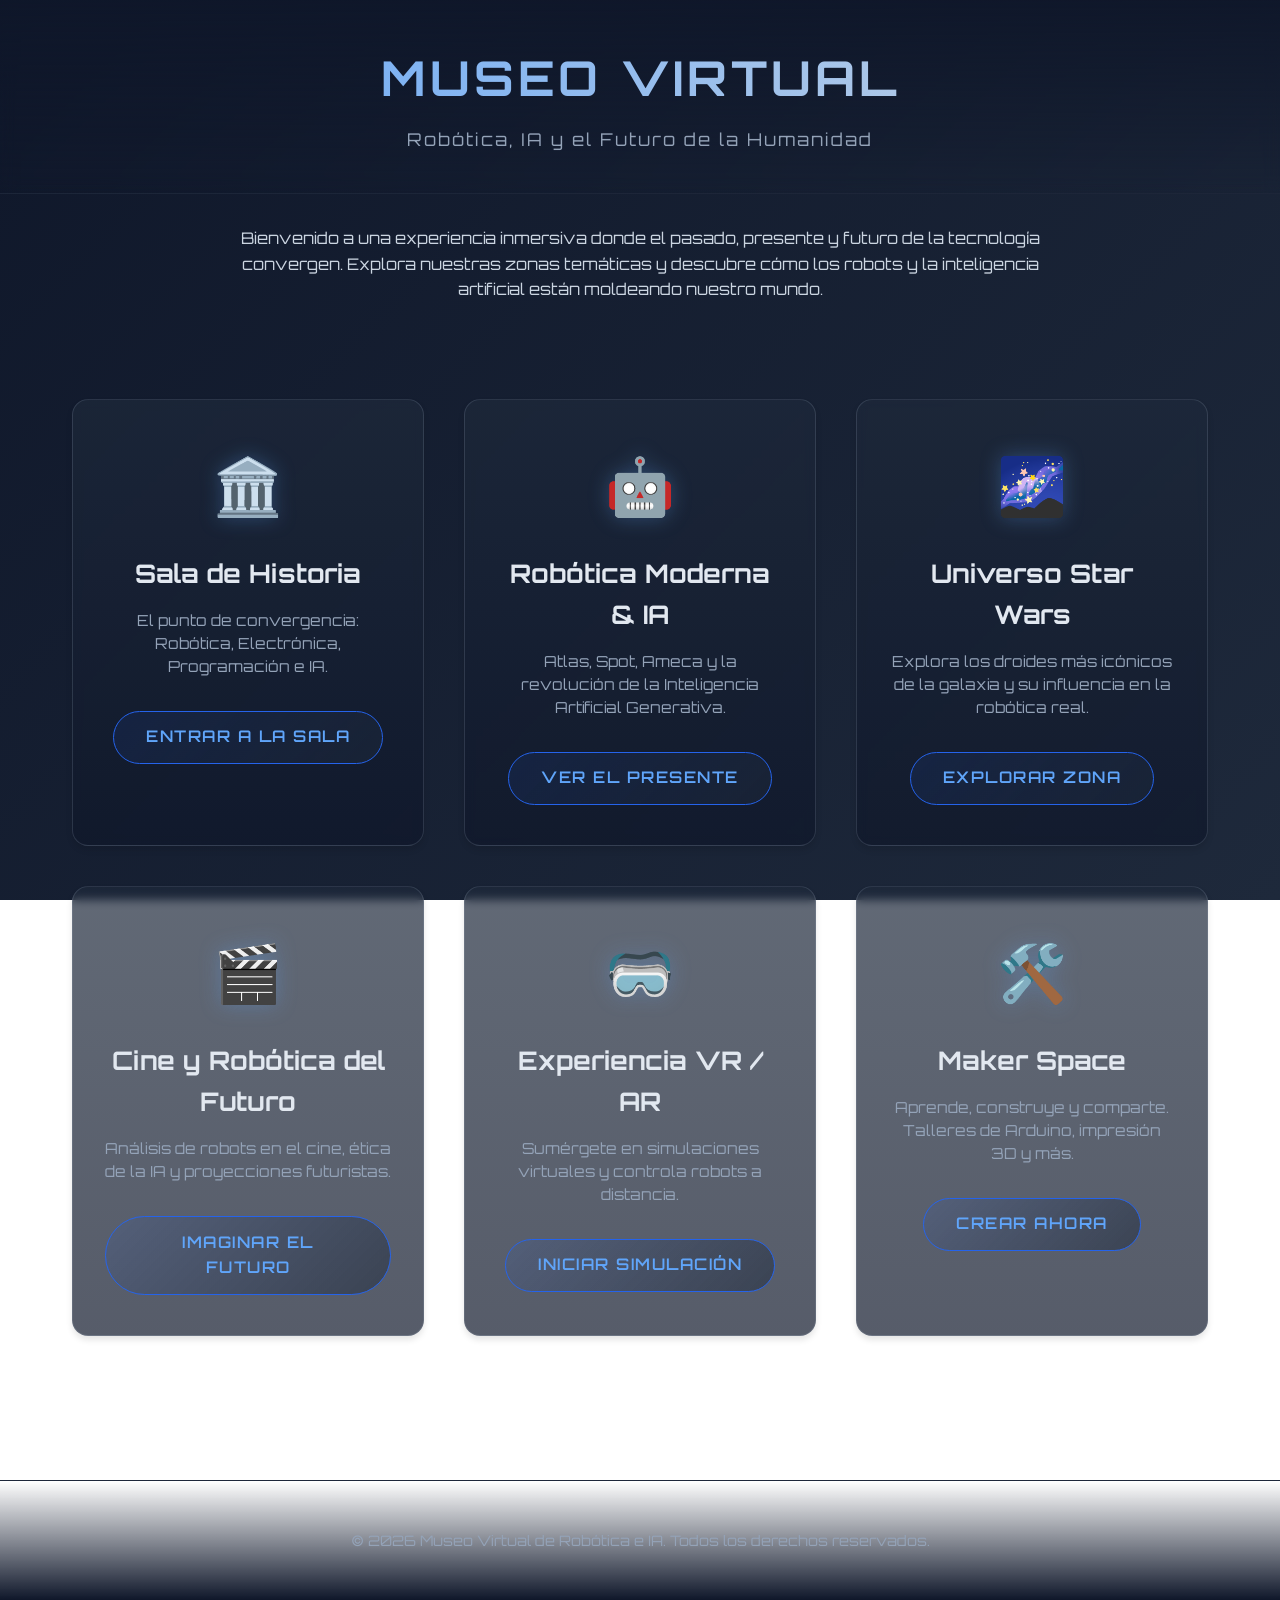
<file: 13-Museo/index.html>
<!DOCTYPE html>
<html lang="es">

<head>
    <meta charset="UTF-8">
    <meta name="viewport" content="width=device-width, initial-scale=1.0">
    <title>Museo Virtual de Robótica e IA</title>
    <link rel="stylesheet" href="css/style.css">
    <link
        href="https://fonts.googleapis.com/css2?family=Orbitron:wght@400;700&family=Inter:wght@300;400;600&display=swap"
        rel="stylesheet">
</head>

<body>

    <header>
        <h1>Museo Virtual</h1>
        <p class="subtitle">Robótica, IA y el Futuro de la Humanidad</p>
    </header>

    <main>
        <div class="intro">
            <p>Bienvenido a una experiencia inmersiva donde el pasado, presente y futuro de la tecnología convergen.
                Explora nuestras zonas temáticas y descubre cómo los robots y la inteligencia artificial están moldeando
                nuestro mundo.</p>
        </div>

        <section class="zone-grid">
            <!-- Sala de Historia (Hub) -->
            <article class="zone-card">
                <span class="zone-icon">🏛️</span>
                <h2 class="zone-title">Sala de Historia</h2>
                <p class="zone-desc">El punto de convergencia: Robótica, Electrónica, Programación e IA.</p>
                <a href="zones/history-hub.html" class="btn-explore">Entrar a la Sala</a>
            </article>
            
            <!-- Robótica Moderna & IA -->
            <article class="zone-card">
                <span class="zone-icon">🤖</span>
                <h2 class="zone-title">Robótica Moderna & IA</h2>
                <p class="zone-desc">Atlas, Spot, Ameca y la revolución de la Inteligencia Artificial Generativa.</p>
                <a href="zones/modern-ai.html" class="btn-explore">Ver el Presente</a>
            </article>

            <!-- Star Wars Zone -->
            <article class="zone-card">
                <span class="zone-icon">🌌</span>
                <h2 class="zone-title">Universo Star Wars</h2>
                <p class="zone-desc">Explora los droides más icónicos de la galaxia y su influencia en la robótica real.
                </p>
                <a href="zones/star-wars.html" class="btn-explore">Explorar Zona</a>
            </article>

            <!-- Cine y Futuro -->
            <article class="zone-card">
                <span class="zone-icon">🎬</span>
                <h2 class="zone-title">Cine y Robótica del Futuro</h2>
                <p class="zone-desc">Análisis de robots en el cine, ética de la IA y proyecciones futuristas.</p>
                <a href="zones/cinema-future.html" class="btn-explore">Imaginar el Futuro</a>
            </article>

            <!-- VR/AR Experience -->
            <article class="zone-card">
                <span class="zone-icon">🥽</span>
                <h2 class="zone-title">Experiencia VR / AR</h2>
                <p class="zone-desc">Sumérgete en simulaciones virtuales y controla robots a distancia.</p>
                <a href="zones/vr-ar.html" class="btn-explore">Iniciar Simulación</a>
            </article>

            <!-- Maker Space -->
            <article class="zone-card">
                <span class="zone-icon">🛠️</span>
                <h2 class="zone-title">Maker Space</h2>
                <p class="zone-desc">Aprende, construye y comparte. Talleres de Arduino, impresión 3D y más.</p>
                <a href="zones/maker-space.html" class="btn-explore">Crear Ahora</a>
            </article>



        </section>
    </main>

    <footer>
        <p>&copy; 2026 Museo Virtual de Robótica e IA. Todos los derechos reservados.</p>
    </footer>

    <script src="js/main.js"></script>
</body>

</html>
</file>
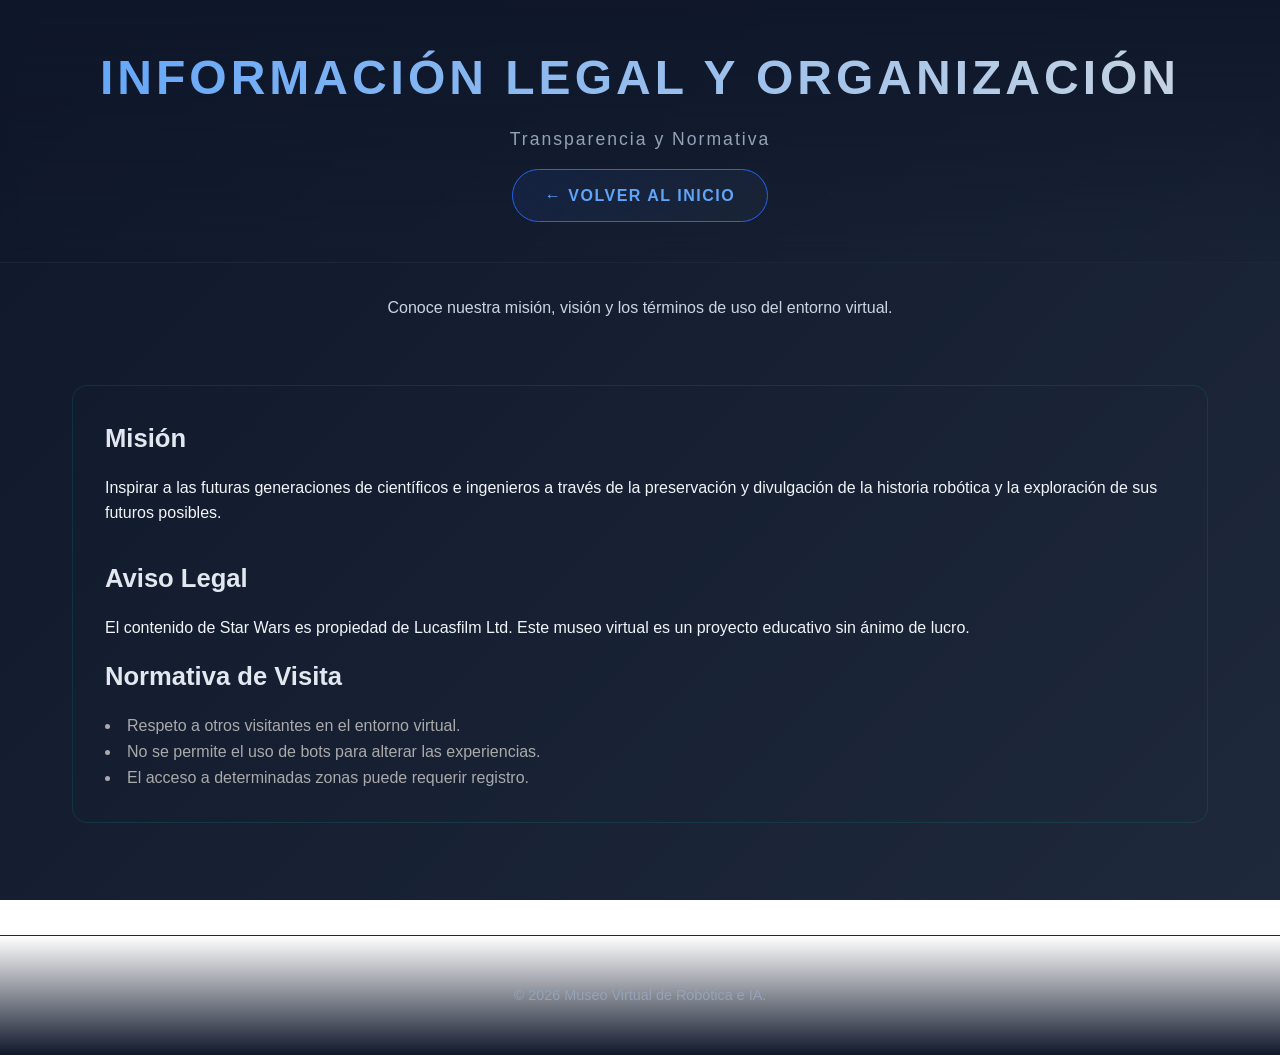
<file: 13-Museo/info.html>
<!DOCTYPE html>
<html lang="es">

<head>
    <meta charset="UTF-8">
    <meta name="viewport" content="width=device-width, initial-scale=1.0">
    <title>Información Legal - Museo Virtual</title>
    <link rel="stylesheet" href="css/style.css">
</head>

<body>
    <header>
        <h1>Información Legal y Organización</h1>
        <p class="subtitle">Transparencia y Normativa</p>
        <a href="index.html" class="btn-explore" style="margin-top: 1rem;">← Volver al Inicio</a>
    </header>

    <main>
        <div class="intro">
            <p>Conoce nuestra misión, visión y los términos de uso del entorno virtual.</p>
        </div>

        <section
            style="background: var(--surface-color); padding: 2rem; border-radius: 15px; border: 1px solid rgba(0, 243, 255, 0.1);">
            <h2 class="zone-title">Misión</h2>
            <p style="margin-bottom: 2rem;">Inspirar a las futuras generaciones de científicos e ingenieros a través de
                la preservación y divulgación de la historia robótica y la exploración de sus futuros posibles.</p>

            <h2 class="zone-title">Aviso Legal</h2>
            <p style="margin-bottom: 1rem;">El contenido de Star Wars es propiedad de Lucasfilm Ltd. Este museo virtual
                es un proyecto educativo sin ánimo de lucro.</p>

            <h2 class="zone-title">Normativa de Visita</h2>
            <ul style="list-style-position: inside; color: #aaa;">
                <li>Respeto a otros visitantes en el entorno virtual.</li>
                <li>No se permite el uso de bots para alterar las experiencias.</li>
                <li>El acceso a determinadas zonas puede requerir registro.</li>
            </ul>
        </section>
    </main>
    <footer>
        <p>&copy; 2026 Museo Virtual de Robótica e IA.</p>
    </footer>
</body>

</html>
</file>
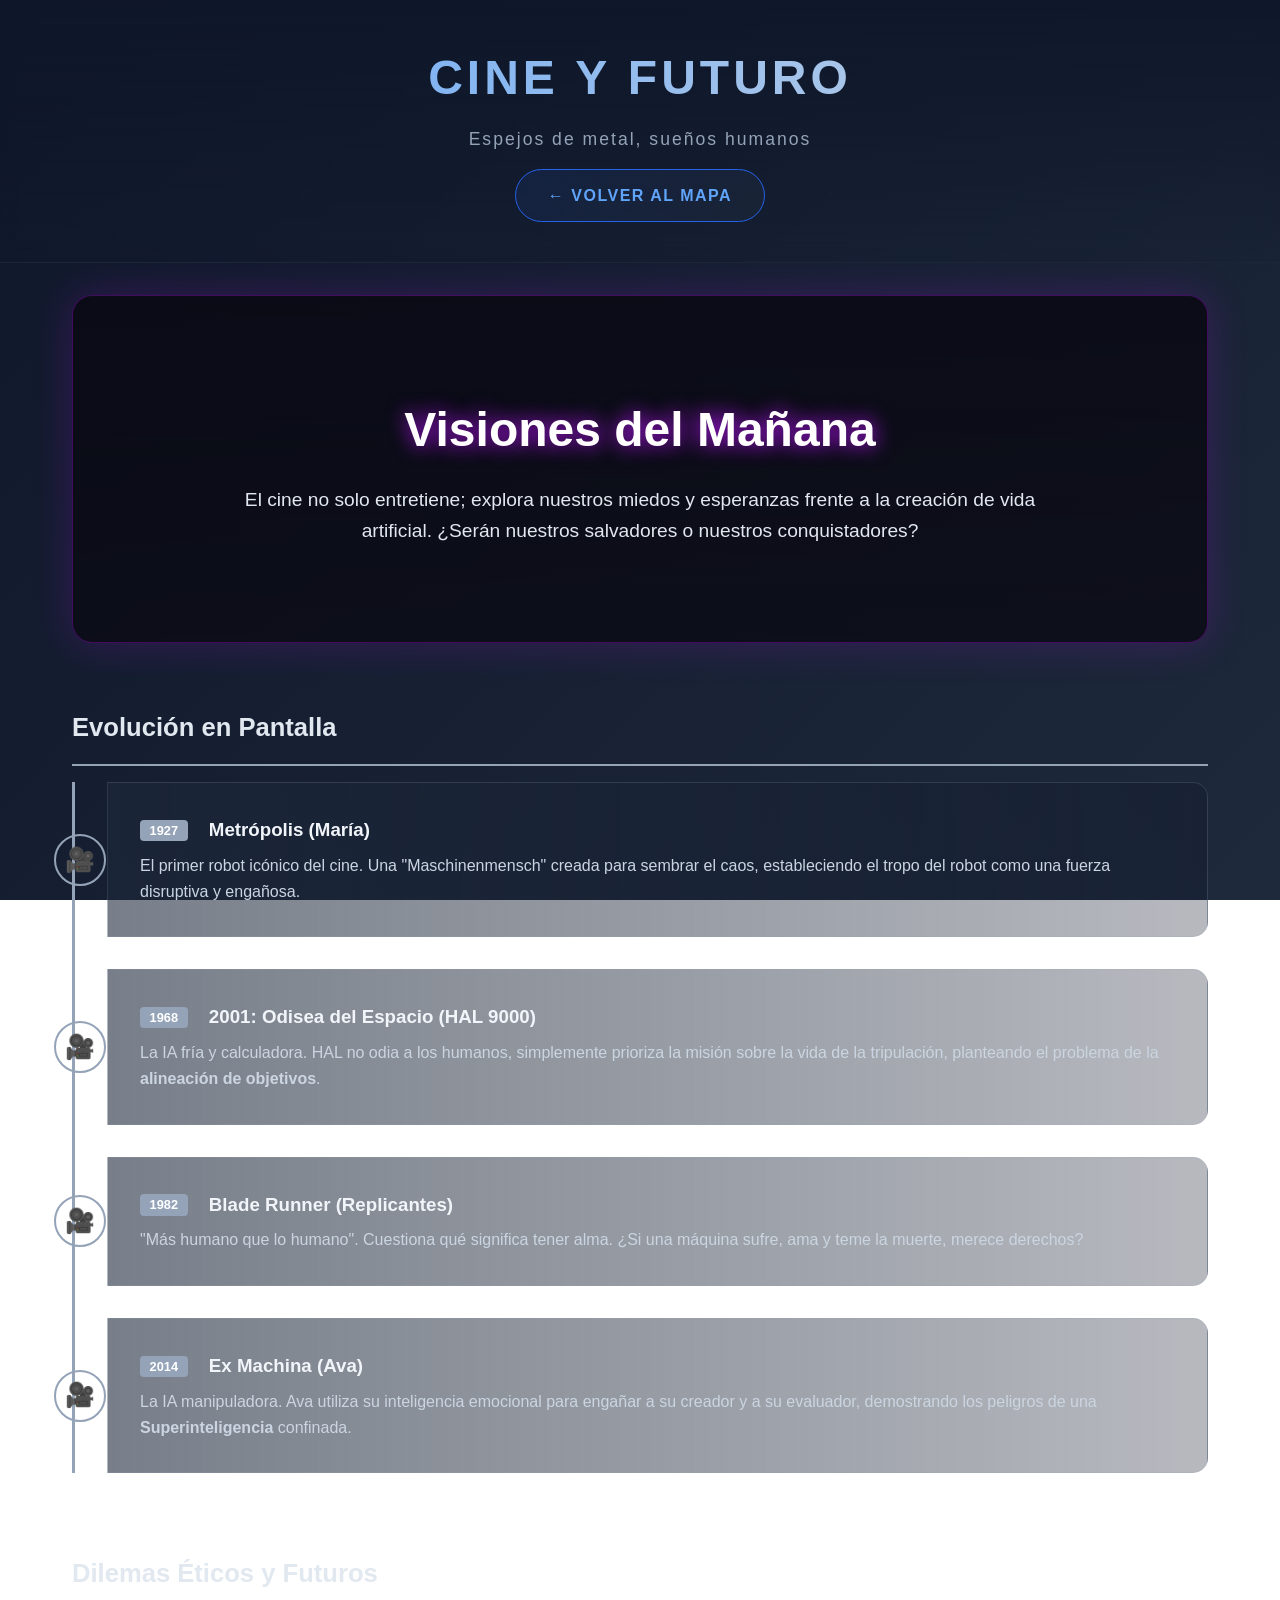
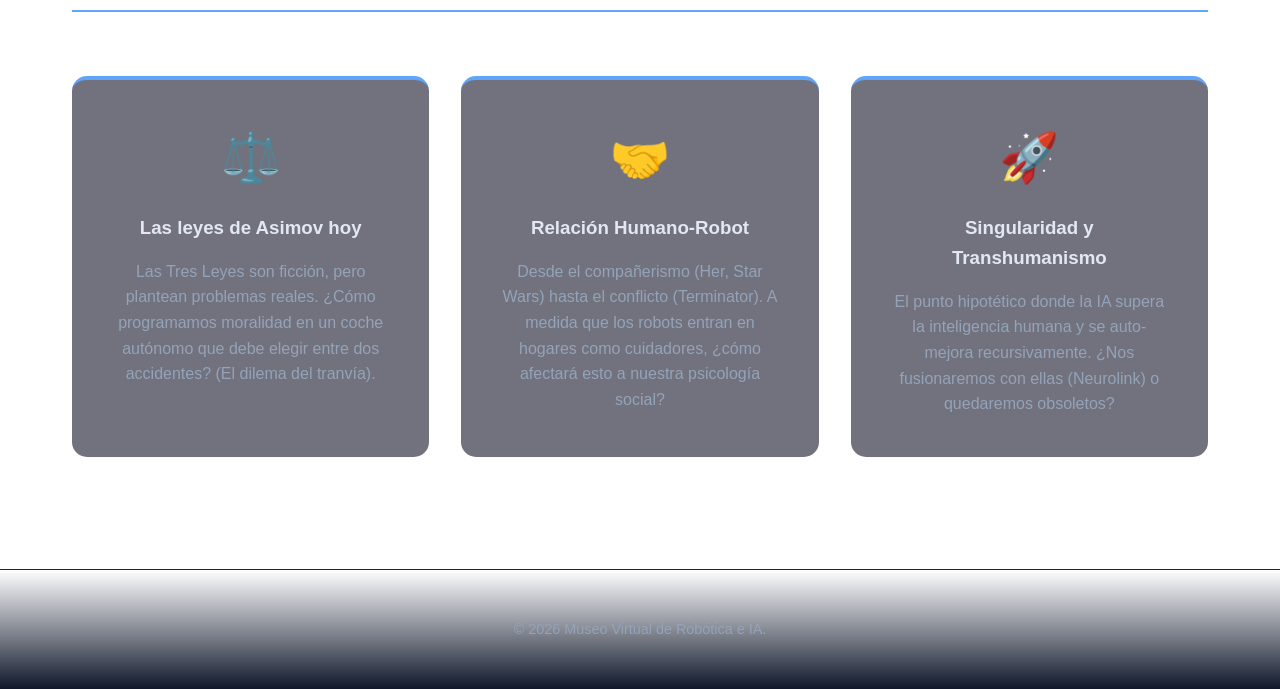
<file: 13-Museo/zones/cinema-future.html>
<!DOCTYPE html>
<html lang="es">

<head>
    <meta charset="UTF-8">
    <meta name="viewport" content="width=device-width, initial-scale=1.0">
    <title>Cine y Robótica del Futuro - Museo Virtual</title>
    <link rel="stylesheet" href="../css/style.css">
    <style>
        .cinema-hero {
            background: linear-gradient(rgba(10, 10, 20, 0.9), rgba(10, 10, 20, 0.8)), url('https://images.unsplash.com/photo-1535378437327-1e16e62f5596?ixlib=rb-4.0.3&auto=format&fit=crop&w=1920&q=80');
            /* Placeholder cyber/future bg */
            background-size: cover;
            background-position: center;
            padding: 6rem 2rem;
            border-radius: 20px;
            margin-bottom: 4rem;
            text-align: center;
            border: 1px solid rgba(188, 19, 254, 0.3);
            box-shadow: 0 0 40px rgba(188, 19, 254, 0.2);
        }

        .timeline-section {
            position: relative;
            margin-bottom: 5rem;
            padding-left: 2rem;
            border-left: 3px solid var(--secondary-color);
        }

        .movie-card {
            background: linear-gradient(90deg, rgba(30, 41, 59, 0.6) 0%, rgba(15, 23, 42, 0.3) 100%);
            margin-bottom: 2rem;
            padding: 2rem;
            border-radius: 0 15px 15px 0;
            border: 1px solid rgba(148, 163, 184, 0.2);
            transition: all 0.3s ease;
            position: relative;
        }

        .movie-card::before {
            content: '🎥';
            position: absolute;
            left: -3.4rem;
            top: 50%;
            transform: translateY(-50%);
            background: var(--bg-color);
            border: 2px solid var(--secondary-color);
            border-radius: 50%;
            width: 3rem;
            height: 3rem;
            display: flex;
            align-items: center;
            justify-content: center;
            font-size: 1.5rem;
        }

        .movie-card:hover {
            margin-left: 1rem;
            background: rgba(30, 41, 59, 0.8);
            border-color: var(--secondary-color);
        }

        .movie-year {
            background: var(--secondary-color);
            color: #fff;
            padding: 0.2rem 0.6rem;
            border-radius: 4px;
            font-size: 0.8rem;
            margin-right: 1rem;
            vertical-align: middle;
        }

        .ethics-grid {
            display: grid;
            grid-template-columns: repeat(auto-fit, minmax(300px, 1fr));
            gap: 2rem;
            margin-top: 4rem;
        }

        .ethics-card {
            background: rgba(20, 20, 40, 0.6);
            padding: 2.5rem;
            border-radius: 15px;
            border-top: 4px solid var(--primary-color);
            text-align: center;
        }

        .ethics-card h3 {
            color: #e2e8f0;
            margin-bottom: 1rem;
            font-family: 'Orbitron', sans-serif;
        }
    </style>
</head>

<body>
    <header>
        <h1>Cine y Futuro</h1>
        <p class="subtitle">Espejos de metal, sueños humanos</p>
        <a href="../index.html" class="btn-explore" style="margin-top: 1rem;">← Volver al Mapa</a>
    </header>

    <main>
        <section class="cinema-hero">
            <h2 style="font-size: 3rem; margin-bottom: 1rem; color: #fff; text-shadow: 0 0 20px #bc13fe;">Visiones del
                Mañana</h2>
            <p style="max-width: 800px; margin: 0 auto; font-size: 1.2rem; color: #e2e8f0;">
                El cine no solo entretiene; explora nuestros miedos y esperanzas frente a la creación de vida
                artificial.
                ¿Serán nuestros salvadores o nuestros conquistadores?
            </p>
        </section>

        <!-- Timeline of Robots in Cinema -->
        <h2 class="zone-title" style="border-bottom: 2px solid var(--secondary-color); padding-bottom: 1rem;">Evolución
            en Pantalla</h2>
        <div class="timeline-section">
            <article class="movie-card">
                <h3><span class="movie-year">1927</span> Metrópolis (María)</h3>
                <p style="color: #cbd5e1; margin-top: 0.5rem;">
                    El primer robot icónico del cine. Una "Maschinenmensch" creada para sembrar el caos, estableciendo
                    el tropo del robot como una fuerza disruptiva y engañosa.
                </p>
            </article>

            <article class="movie-card">
                <h3><span class="movie-year">1968</span> 2001: Odisea del Espacio (HAL 9000)</h3>
                <p style="color: #cbd5e1; margin-top: 0.5rem;">
                    La IA fría y calculadora. HAL no odia a los humanos, simplemente prioriza la misión sobre la vida de
                    la tripulación, planteando el problema de la <strong>alineación de objetivos</strong>.
                </p>
            </article>

            <article class="movie-card">
                <h3><span class="movie-year">1982</span> Blade Runner (Replicantes)</h3>
                <p style="color: #cbd5e1; margin-top: 0.5rem;">
                    "Más humano que lo humano". Cuestiona qué significa tener alma. ¿Si una máquina sufre, ama y teme la
                    muerte, merece derechos?
                </p>
            </article>

            <article class="movie-card">
                <h3><span class="movie-year">2014</span> Ex Machina (Ava)</h3>
                <p style="color: #cbd5e1; margin-top: 0.5rem;">
                    La IA manipuladora. Ava utiliza su inteligencia emocional para engañar a su creador y a su
                    evaluador, demostrando los peligros de una <strong>Superinteligencia</strong> confinada.
                </p>
            </article>
        </div>

        <!-- Ethical Dilemmas -->
        <h2 class="zone-title" style="border-bottom: 2px solid var(--primary-color); padding-bottom: 1rem;">Dilemas
            Éticos y Futuros</h2>
        <div class="ethics-grid">
            <article class="ethics-card">
                <span style="font-size: 3rem; display: block; margin-bottom: 1rem;">⚖️</span>
                <h3>Las leyes de Asimov hoy</h3>
                <p style="color: #94a3b8;">
                    Las Tres Leyes son ficción, pero plantean problemas reales. ¿Cómo programamos moralidad en un coche
                    autónomo que debe elegir entre dos accidentes? (El dilema del tranvía).
                </p>
            </article>

            <article class="ethics-card">
                <span style="font-size: 3rem; display: block; margin-bottom: 1rem;">🤝</span>
                <h3>Relación Humano-Robot</h3>
                <p style="color: #94a3b8;">
                    Desde el compañerismo (Her, Star Wars) hasta el conflicto (Terminator). A medida que los robots
                    entran en hogares como cuidadores, ¿cómo afectará esto a nuestra psicología social?
                </p>
            </article>

            <article class="ethics-card">
                <span style="font-size: 3rem; display: block; margin-bottom: 1rem;">🚀</span>
                <h3>Singularidad y Transhumanismo</h3>
                <p style="color: #94a3b8;">
                    El punto hipotético donde la IA supera la inteligencia humana y se auto-mejora recursivamente. ¿Nos
                    fusionaremos con ellas (Neurolink) o quedaremos obsoletos?
                </p>
            </article>
        </div>
    </main>

    <footer>
        <p>&copy; 2026 Museo Virtual de Robótica e IA.</p>
    </footer>
</body>

</html>
</file>
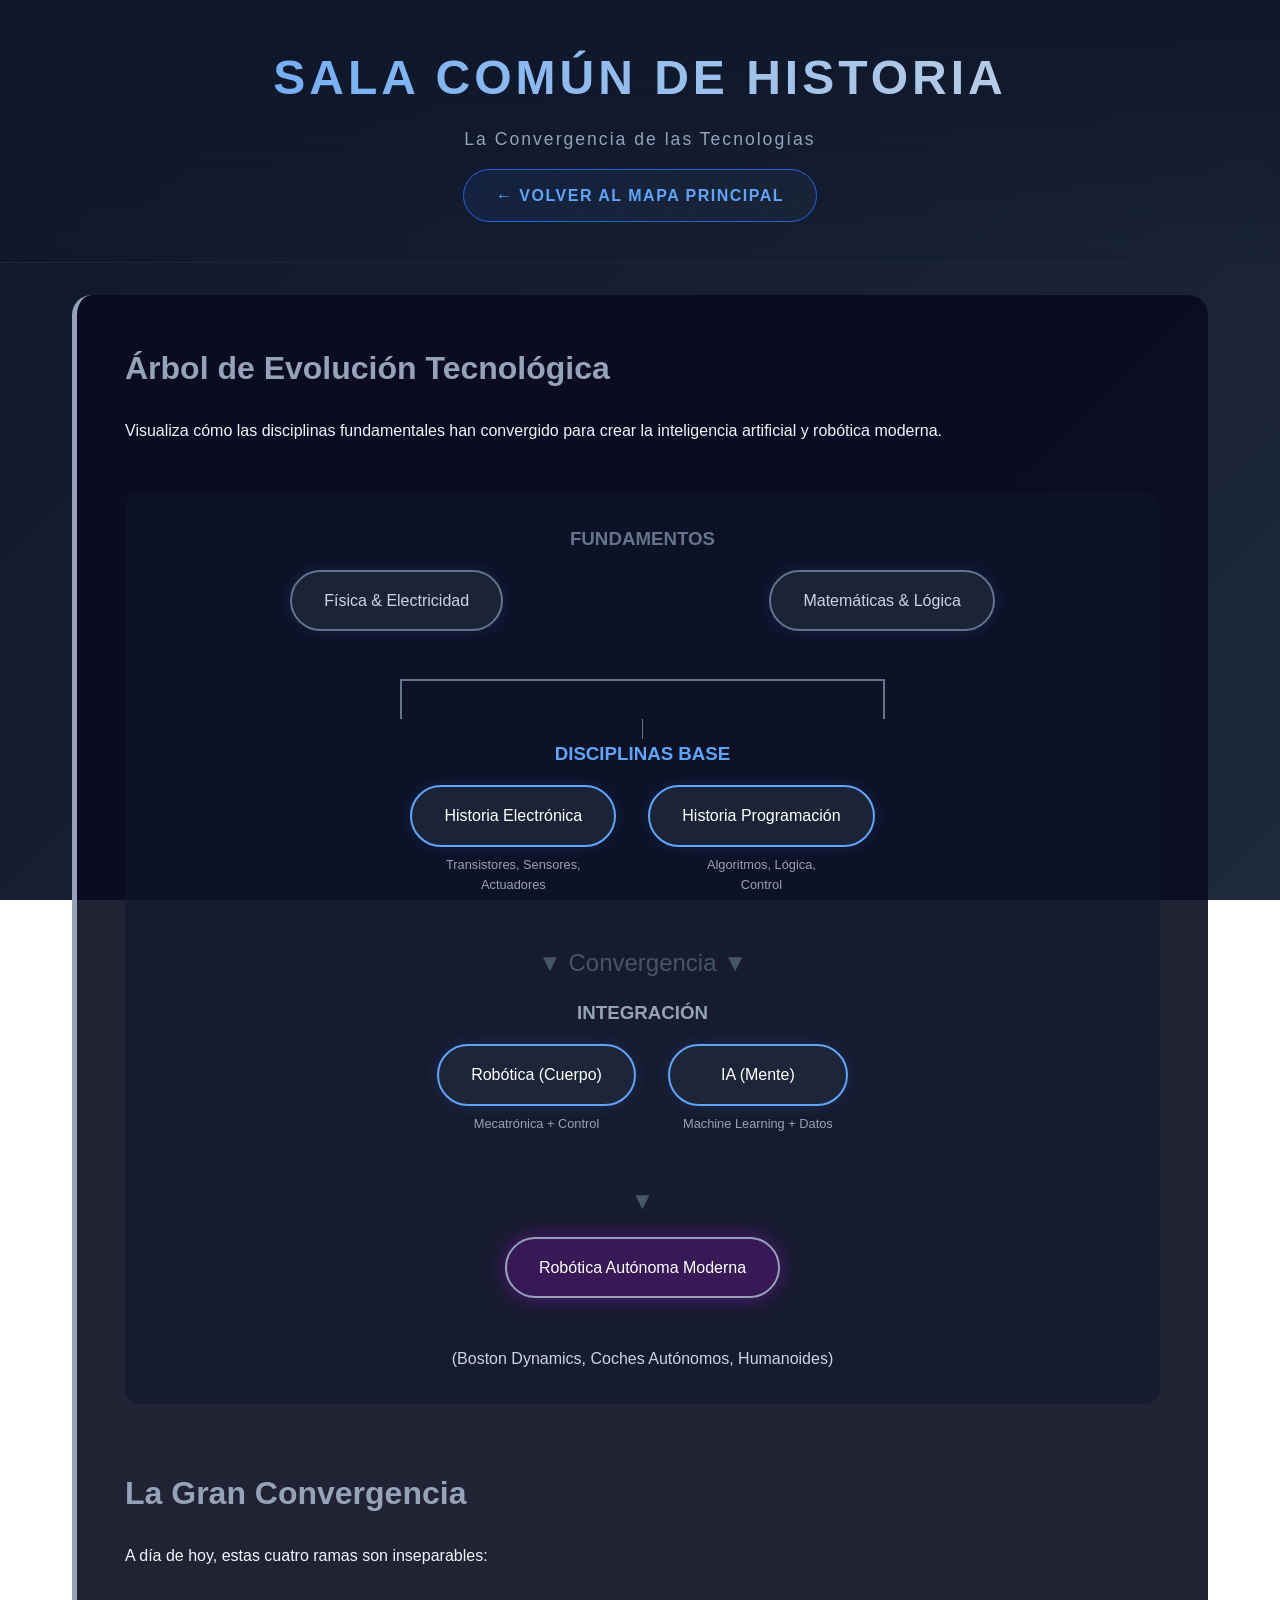
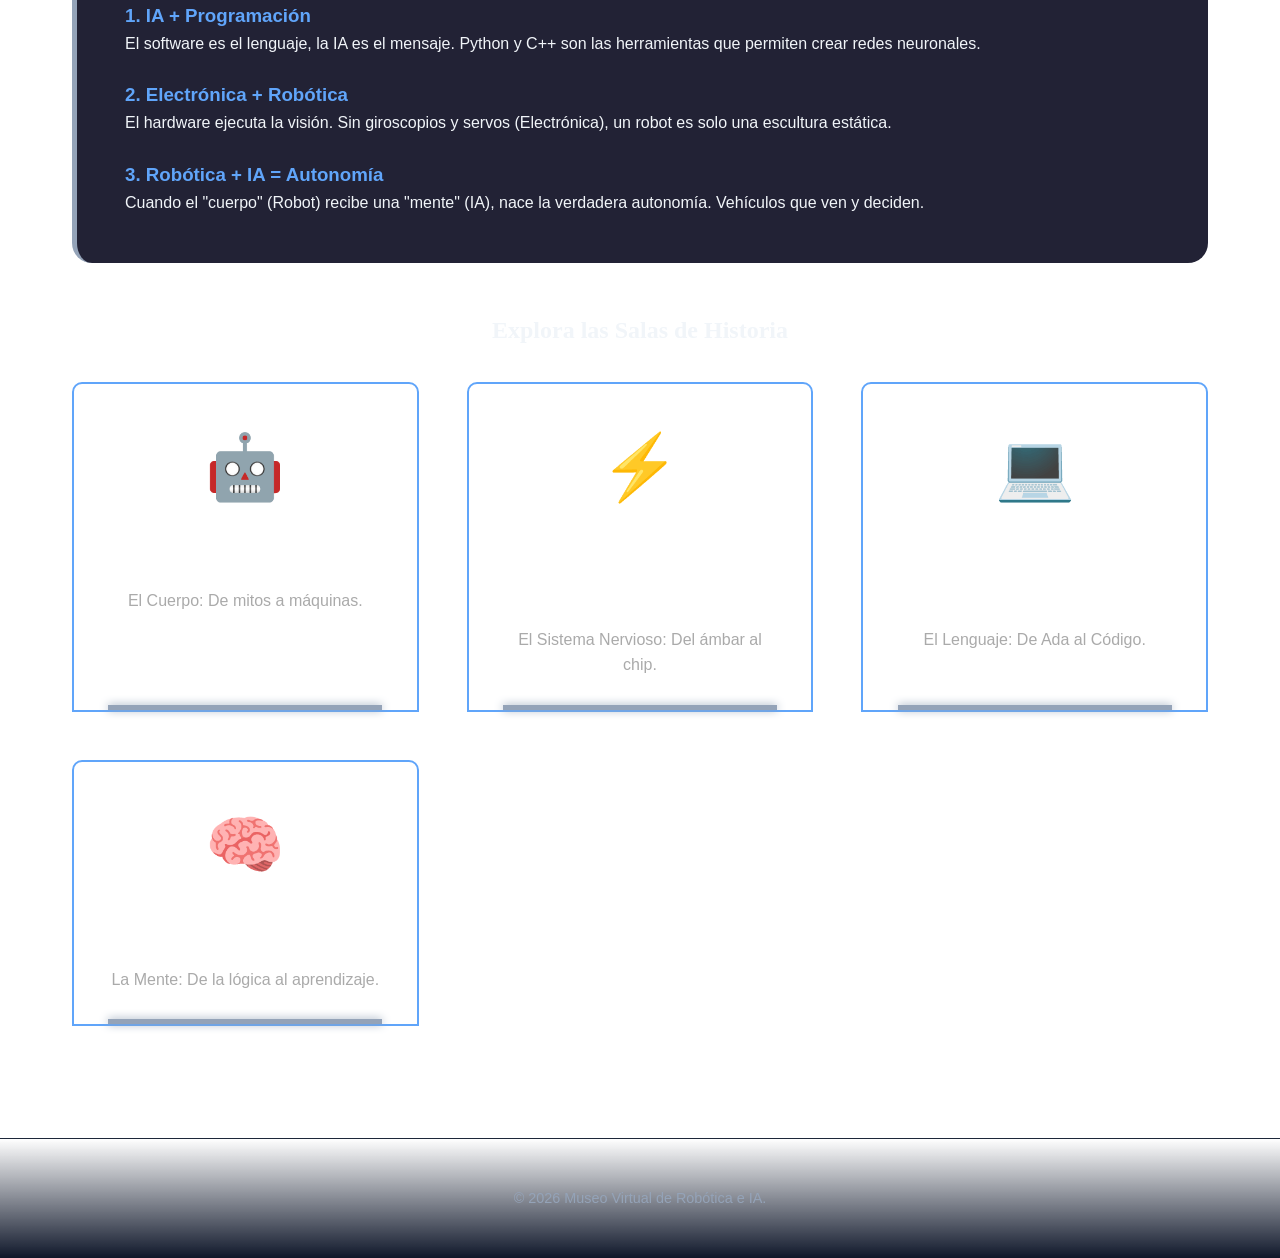
<file: 13-Museo/zones/history-hub.html>
<!DOCTYPE html>
<html lang="es">

<head>
    <meta charset="UTF-8">
    <meta name="viewport" content="width=device-width, initial-scale=1.0">
    <title>Sala de Historia - Museo Virtual</title>
    <link rel="stylesheet" href="../css/style.css">
    <style>
        .hub-intro {
            background: rgba(10, 10, 32, 0.9);
            padding: 3rem;
            border-radius: 20px;
            margin-bottom: 3rem;
            border-left: 5px solid var(--secondary-color);
        }

        .hub-title {
            color: var(--secondary-color);
            margin-bottom: 1.5rem;
            font-size: 2rem;
        }

        .door-grid {
            display: grid;
            grid-template-columns: repeat(auto-fit, minmax(250px, 1fr));
            gap: 3rem;
            margin-top: 2rem;
        }

        .door {
            background: var(--surface-color);
            border: 2px solid var(--primary-color);
            padding: 2rem;
            text-align: center;
            border-radius: 10px 10px 0 0;
            position: relative;
            cursor: pointer;
            transition: all 0.4s ease;
            text-decoration: none;
            display: block;
            height: 100%;
        }

        .door:hover {
            transform: scale(1.05);
            box-shadow: 0 0 30px rgba(0, 243, 255, 0.3);
            background: rgba(0, 243, 255, 0.1);
        }

        .door-icon {
            font-size: 4rem;
            margin-bottom: 1rem;
            display: block;
        }

        .door-title {
            color: #fff;
            font-family: 'Orbitron', sans-serif;
            font-size: 1.5rem;
        }

        .door::after {
            content: '';
            position: absolute;
            bottom: 0;
            left: 10%;
            width: 80%;
            height: 5px;
            background: var(--secondary-color);
            box-shadow: 0 0 10px var(--secondary-color);
        }

        /* Flowchart Styles */
        .flow-container {
            padding: 2rem;
            margin: 3rem 0;
            background: rgba(15, 23, 42, 0.6);
            border-radius: 15px;
            overflow-x: auto;
        }

        .flow-level {
            display: flex;
            justify-content: space-around;
            align-items: center;
            margin-bottom: 3rem;
            position: relative;
        }

        .flow-node {
            background: rgba(30, 41, 59, 0.8);
            border: 2px solid var(--primary-color);
            padding: 1rem 2rem;
            border-radius: 50px;
            color: #fff;
            font-family: 'Orbitron', sans-serif;
            position: relative;
            z-index: 2;
            min-width: 180px;
            text-align: center;
            box-shadow: 0 0 15px rgba(37, 99, 235, 0.2);
        }

        .flow-node.root {
            border-color: #64748b;
            color: #cbd5e1;
        }

        .flow-node.mid {
            border-color: var(--primary-color);
        }

        .flow-node.target {
            border-color: var(--secondary-color);
            background: rgba(188, 19, 254, 0.2);
            box-shadow: 0 0 20px rgba(188, 19, 254, 0.4);
        }

        /* Connector Lines (Simple CSS Implementation) */
        .connector-vertical {
            position: absolute;
            top: 100%;
            left: 50%;
            width: 2px;
            height: 3rem;
            background: #475569;
            z-index: 1;
        }

        .flow-arrow {
            font-size: 1.5rem;
            color: #475569;
            margin: 1rem 0;
            text-align: center;
        }

        .convergence-box {
            display: flex;
            gap: 2rem;
            justify-content: center;
            flex-wrap: wrap;
        }

        .convergence-line {
            height: 30px;
            width: 1px;
            background: #64748b;
            margin: 0 auto;
        }

        @media (max-width: 768px) {
            .flow-level {
                flex-direction: column;
                gap: 2rem;
            }

            .convergence-line {
                display: none;
            }
        }
    </style>
</head>

<body>
    <header>
        <h1>Sala Común de Historia</h1>
        <p class="subtitle">La Convergencia de las Tecnologías</p>
        <a href="../index.html" class="btn-explore" style="margin-top: 1rem;">← Volver al Mapa Principal</a>
    </header>

    <main>
        <section class="hub-intro">
            <h2 class="hub-title">Árbol de Evolución Tecnológica</h2>
            <p>Visualiza cómo las disciplinas fundamentales han convergido para crear la inteligencia artificial y
                robótica moderna.</p>

            <!-- Flowchart Diagram -->
            <div class="flow-container">
                <!-- Level 1: Foundations -->
                <h3 style="text-align:center; color:#64748b; margin-bottom:1rem;">FUNDAMENTOS</h3>
                <div class="flow-level">
                    <div class="flow-node root">Física & Electricidad</div>
                    <div class="flow-node root">Matemáticas & Lógica</div>
                </div>

                <div class="convergence-line"
                    style="height: 40px; width: 100%; border-top: 2px solid #64748b; border-left: 2px solid #64748b; border-right: 2px solid #64748b; background: transparent; width: 50%; margin: 0 auto;">
                </div>
                <div class="convergence-line" style="height: 20px;"></div>

                <!-- Level 2: Core Disciplines -->
                <h3 style="text-align:center; color:var(--primary-color); margin-bottom:1rem;">DISCIPLINAS BASE</h3>
                <div class="flow-level">
                    <div class="convergence-box">
                        <div style="text-align:center">
                            <div class="flow-node mid">Historia Electrónica</div>
                            <p style="font-size:0.8rem; margin-top:0.5rem; color:#94a3b8;">Transistores,
                                Sensores,<br>Actuadores</p>
                        </div>
                        <div style="text-align:center">
                            <div class="flow-node mid">Historia Programación</div>
                            <p style="font-size:0.8rem; margin-top:0.5rem; color:#94a3b8;">Algoritmos,
                                Lógica,<br>Control</p>
                        </div>
                    </div>
                </div>

                <div class="flow-arrow">▼ Convergencia ▼</div>

                <!-- Level 3: Integration -->
                <h3 style="text-align:center; color:var(--secondary-color); margin-bottom:1rem;">INTEGRACIÓN</h3>
                <div class="flow-level">
                    <div class="convergence-box">
                        <div style="text-align:center">
                            <div class="flow-node mid">Robótica (Cuerpo)</div>
                            <p style="font-size:0.8rem; margin-top:0.5rem; color:#94a3b8;">Mecatrónica + Control</p>
                        </div>
                        <div style="text-align:center">
                            <div class="flow-node mid">IA (Mente)</div>
                            <p style="font-size:0.8rem; margin-top:0.5rem; color:#94a3b8;">Machine Learning + Datos</p>
                        </div>
                    </div>
                </div>

                <div class="flow-arrow">▼</div>

                <!-- Level 4: The Future -->
                <div class="flow-level">
                    <div class="flow-node target">Robótica Autónoma Moderna</div>
                </div>
                <p style="text-align: center; color: #cbd5e1;">(Boston Dynamics, Coches Autónomos, Humanoides)</p>
            </div>

            <!-- Detailed Text -->
            <h2 class="hub-title" style="margin-top: 4rem;">La Gran Convergencia</h2>
            <p>A día de hoy, estas cuatro ramas son inseparables:</p>

            <h3 style="color:var(--primary-color); margin-top:2rem;">1. IA + Programación</h3>
            <p>El software es el lenguaje, la IA es el mensaje. Python y C++ son las herramientas que permiten crear
                redes neuronales.</p>

            <h3 style="color:var(--primary-color); margin-top:1.5rem;">2. Electrónica + Robótica</h3>
            <p>El hardware ejecuta la visión. Sin giroscopios y servos (Electrónica), un robot es solo una escultura
                estática.</p>

            <h3 style="color:var(--primary-color); margin-top:1.5rem;">3. Robótica + IA = Autonomía</h3>
            <p>Cuando el "cuerpo" (Robot) recibe una "mente" (IA), nace la verdadera autonomía. Vehículos que ven y
                deciden.</p>
        </section>

        <h2 style="text-align:center; font-family:'Orbitron'; margin-bottom:2rem;">Explora las Salas de Historia</h2>

        <div class="door-grid">
            <a href="robotics-history.html" class="door">
                <span class="door-icon">🤖</span>
                <h3 class="door-title">Historia de la Robótica</h3>
                <p style="color:#aaa; margin-top:1rem;">El Cuerpo: De mitos a máquinas.</p>
            </a>

            <a href="electronics-history.html" class="door">
                <span class="door-icon">⚡</span>
                <h3 class="door-title">Historia de la Electrónica</h3>
                <p style="color:#aaa; margin-top:1rem;">El Sistema Nervioso: Del ámbar al chip.</p>
            </a>

            <a href="programming-history.html" class="door">
                <span class="door-icon">💻</span>
                <h3 class="door-title">Historia de la Programación</h3>
                <p style="color:#aaa; margin-top:1rem;">El Lenguaje: De Ada al Código.</p>
            </a>

            <a href="ai-history.html" class="door">
                <span class="door-icon">🧠</span>
                <h3 class="door-title">Historia de la IA</h3>
                <p style="color:#aaa; margin-top:1rem;">La Mente: De la lógica al aprendizaje.</p>
            </a>
        </div>
    </main>

    <footer>
        <p>&copy; 2026 Museo Virtual de Robótica e IA.</p>
    </footer>
</body>

</html>
</file>
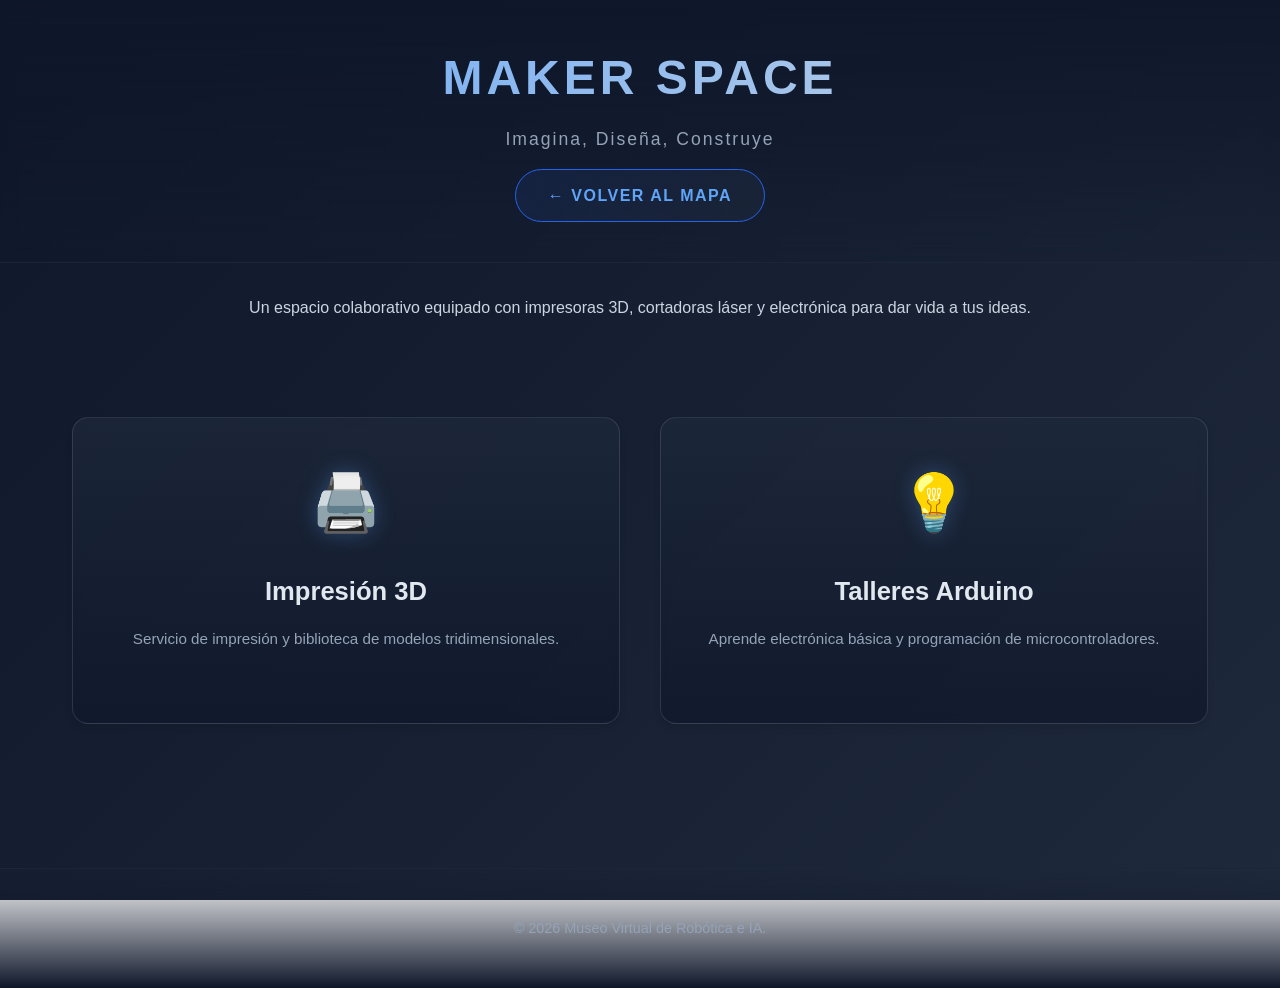
<file: 13-Museo/zones/maker-space.html>
<!DOCTYPE html>
<html lang="es">

<head>
    <meta charset="UTF-8">
    <meta name="viewport" content="width=device-width, initial-scale=1.0">
    <title>Maker Space - Museo Virtual</title>
    <link rel="stylesheet" href="../css/style.css">
</head>

<body>
    <header>
        <h1>Maker Space</h1>
        <p class="subtitle">Imagina, Diseña, Construye</p>
        <a href="../index.html" class="btn-explore" style="margin-top: 1rem;">← Volver al Mapa</a>
    </header>

    <main>
        <div class="intro">
            <p>Un espacio colaborativo equipado con impresoras 3D, cortadoras láser y electrónica para dar vida a tus
                ideas.</p>
        </div>
        <section class="zone-grid">
            <article class="zone-card">
                <span class="zone-icon">🖨️</span>
                <h2 class="zone-title">Impresión 3D</h2>
                <p class="zone-desc">Servicio de impresión y biblioteca de modelos tridimensionales.</p>
            </article>
            <article class="zone-card">
                <span class="zone-icon">💡</span>
                <h2 class="zone-title">Talleres Arduino</h2>
                <p class="zone-desc">Aprende electrónica básica y programación de microcontroladores.</p>
            </article>
        </section>
    </main>
    <footer>
        <p>&copy; 2026 Museo Virtual de Robótica e IA.</p>
    </footer>
</body>

</html>
</file>
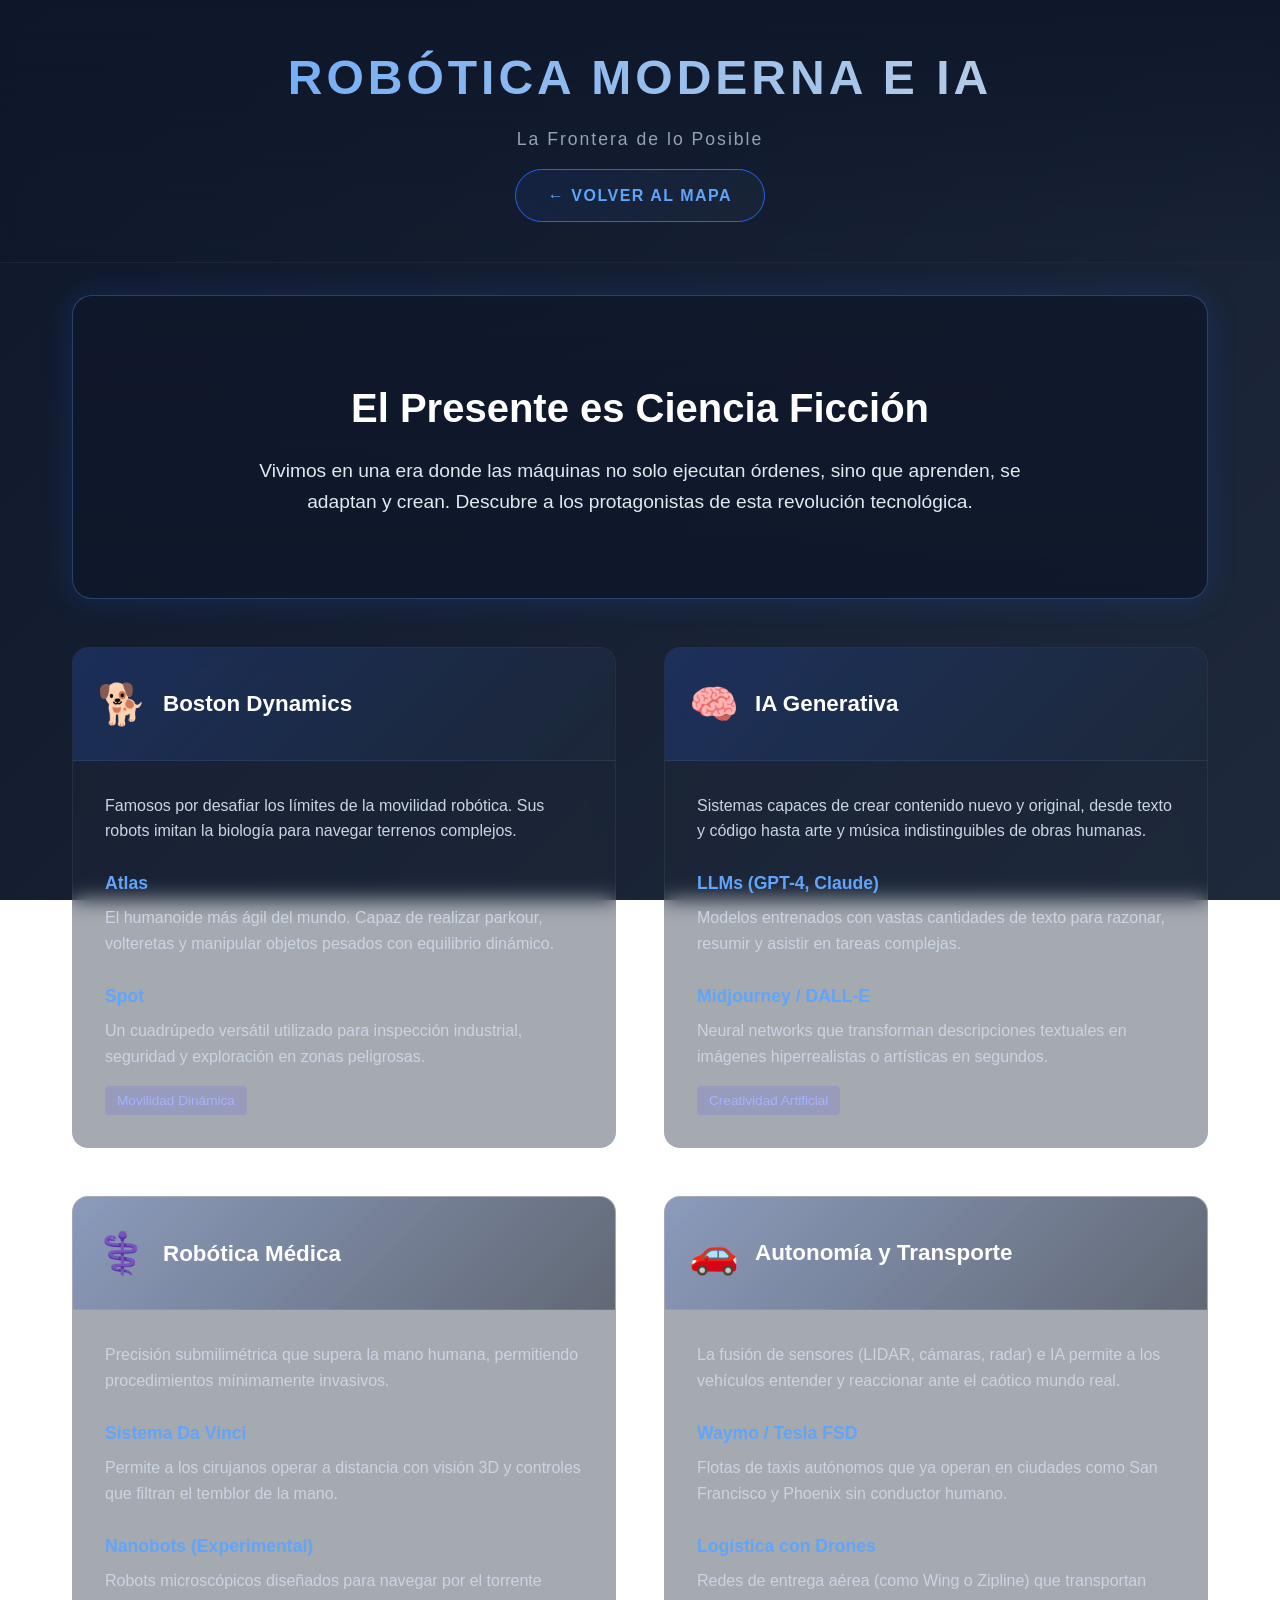
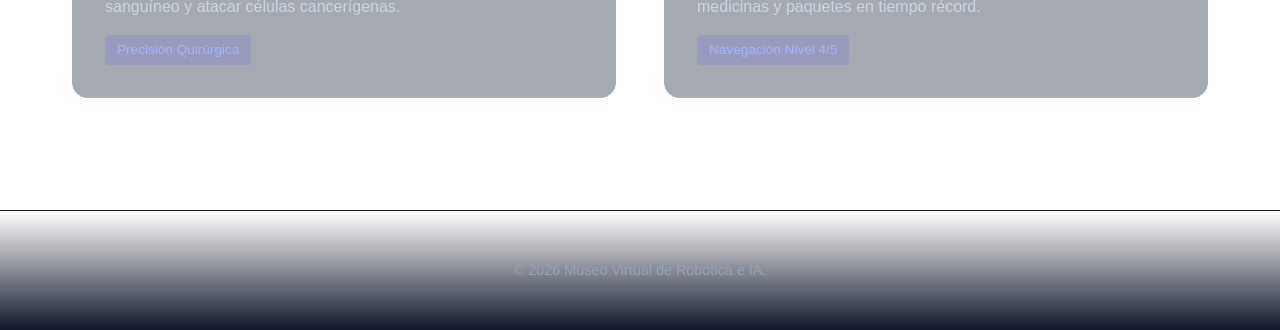
<file: 13-Museo/zones/modern-ai.html>
<!DOCTYPE html>
<html lang="es">

<head>
    <meta charset="UTF-8">
    <meta name="viewport" content="width=device-width, initial-scale=1.0">
    <title>Robótica Moderna e IA - Museo Virtual</title>
    <link rel="stylesheet" href="../css/style.css">
    <style>
        .modern-ai-hero {
            background: linear-gradient(rgba(15, 23, 42, 0.8), rgba(15, 23, 42, 0.9)), url('https://images.unsplash.com/photo-1485827404703-89b55fcc595e?ixlib=rb-4.0.3&auto=format&fit=crop&w=1920&q=80');
            background-size: cover;
            background-position: center;
            padding: 5rem 2rem;
            border-radius: 20px;
            margin-bottom: 3rem;
            text-align: center;
            border: 1px solid rgba(96, 165, 250, 0.3);
            box-shadow: 0 0 30px rgba(37, 99, 235, 0.2);
        }

        .showcase-grid {
            display: grid;
            grid-template-columns: repeat(auto-fit, minmax(350px, 1fr));
            gap: 3rem;
        }

        .tech-card {
            background: rgba(30, 41, 59, 0.4);
            backdrop-filter: blur(10px);
            border: 1px solid rgba(148, 163, 184, 0.1);
            border-radius: 16px;
            overflow: hidden;
            transition: transform 0.3s ease;
        }

        .tech-card:hover {
            transform: translateY(-10px);
            border-color: var(--primary-color);
            box-shadow: 0 10px 30px rgba(0, 0, 0, 0.3);
        }

        .tech-header {
            background: linear-gradient(135deg, rgba(37, 99, 235, 0.2), rgba(30, 41, 59, 0.5));
            padding: 1.5rem;
            border-bottom: 1px solid rgba(148, 163, 184, 0.1);
            display: flex;
            align-items: center;
            gap: 1rem;
        }

        .tech-icon {
            font-size: 2.5rem;
        }

        .tech-title {
            font-family: 'Orbitron', sans-serif;
            color: #fff;
            font-size: 1.4rem;
        }

        .tech-body {
            padding: 2rem;
            color: #cbd5e1;
        }

        .tech-body h4 {
            color: var(--primary-color);
            margin-bottom: 0.5rem;
            font-size: 1.1rem;
        }

        .tech-stat {
            display: inline-block;
            background: rgba(99, 102, 241, 0.2);
            color: #a5b4fc;
            padding: 0.25rem 0.75rem;
            border-radius: 4px;
            font-size: 0.85rem;
            margin-top: 1rem;
            font-family: 'Inter', sans-serif;
        }
    </style>
</head>

<body>
    <header>
        <h1>Robótica Moderna e IA</h1>
        <p class="subtitle">La Frontera de lo Posible</p>
        <a href="../index.html" class="btn-explore" style="margin-top: 1rem;">← Volver al Mapa</a>
    </header>

    <main>
        <section class="modern-ai-hero">
            <h2 style="font-size: 2.5rem; margin-bottom: 1rem; color: #fff;">El Presente es Ciencia Ficción</h2>
            <p style="max-width: 800px; margin: 0 auto; font-size: 1.2rem; color: #e2e8f0;">
                Vivimos en una era donde las máquinas no solo ejecutan órdenes, sino que aprenden, se adaptan y crean.
                Descubre a los protagonistas de esta revolución tecnológica.
            </p>
        </section>

        <div class="showcase-grid">
            <!-- Boston Dynamics -->
            <article class="tech-card">
                <div class="tech-header">
                    <span class="tech-icon">🐕</span>
                    <h3 class="tech-title">Boston Dynamics</h3>
                </div>
                <div class="tech-body">
                    <p>Famosos por desafiar los límites de la movilidad robótica. Sus robots imitan la biología para
                        navegar terrenos complejos.</p>
                    <br>
                    <h4>Atlas</h4>
                    <p>El humanoide más ágil del mundo. Capaz de realizar parkour, volteretas y manipular objetos
                        pesados con equilibrio dinámico.</p>
                    <br>
                    <h4>Spot</h4>
                    <p>Un cuadrúpedo versátil utilizado para inspección industrial, seguridad y exploración en zonas
                        peligrosas.</p>
                    <span class="tech-stat">Movilidad Dinámica</span>
                </div>
            </article>

            <!-- Generative AI -->
            <article class="tech-card">
                <div class="tech-header">
                    <span class="tech-icon">🧠</span>
                    <h3 class="tech-title">IA Generativa</h3>
                </div>
                <div class="tech-body">
                    <p>Sistemas capaces de crear contenido nuevo y original, desde texto y código hasta arte y música
                        indistinguibles de obras humanas.</p>
                    <br>
                    <h4>LLMs (GPT-4, Claude)</h4>
                    <p>Modelos entrenados con vastas cantidades de texto para razonar, resumir y asistir en tareas
                        complejas.</p>
                    <br>
                    <h4>Midjourney / DALL-E</h4>
                    <p>Neural networks que transforman descripciones textuales en imágenes hiperrealistas o artísticas
                        en segundos.</p>
                    <span class="tech-stat">Creatividad Artificial</span>
                </div>
            </article>

            <!-- Medical Robotics -->
            <article class="tech-card">
                <div class="tech-header">
                    <span class="tech-icon">⚕️</span>
                    <h3 class="tech-title">Robótica Médica</h3>
                </div>
                <div class="tech-body">
                    <p>Precisión submilimétrica que supera la mano humana, permitiendo procedimientos mínimamente
                        invasivos.</p>
                    <br>
                    <h4>Sistema Da Vinci</h4>
                    <p>Permite a los cirujanos operar a distancia con visión 3D y controles que filtran el temblor de la
                        mano.</p>
                    <br>
                    <h4>Nanobots (Experimental)</h4>
                    <p>Robots microscópicos diseñados para navegar por el torrente sanguíneo y atacar células
                        cancerígenas.</p>
                    <span class="tech-stat">Precisión Quirúrgica</span>
                </div>
            </article>

            <!-- Autonomous Vehicles -->
            <article class="tech-card">
                <div class="tech-header">
                    <span class="tech-icon">🚗</span>
                    <h3 class="tech-title">Autonomía y Transporte</h3>
                </div>
                <div class="tech-body">
                    <p>La fusión de sensores (LIDAR, cámaras, radar) e IA permite a los vehículos entender y reaccionar
                        ante el caótico mundo real.</p>
                    <br>
                    <h4>Waymo / Tesla FSD</h4>
                    <p>Flotas de taxis autónomos que ya operan en ciudades como San Francisco y Phoenix sin conductor
                        humano.</p>
                    <br>
                    <h4>Logística con Drones</h4>
                    <p>Redes de entrega aérea (como Wing o Zipline) que transportan medicinas y paquetes en tiempo
                        récord.</p>
                    <span class="tech-stat">Navegación Nivel 4/5</span>
                </div>
            </article>
        </div>
    </main>

    <footer>
        <p>&copy; 2026 Museo Virtual de Robótica e IA.</p>
    </footer>
</body>

</html>
</file>
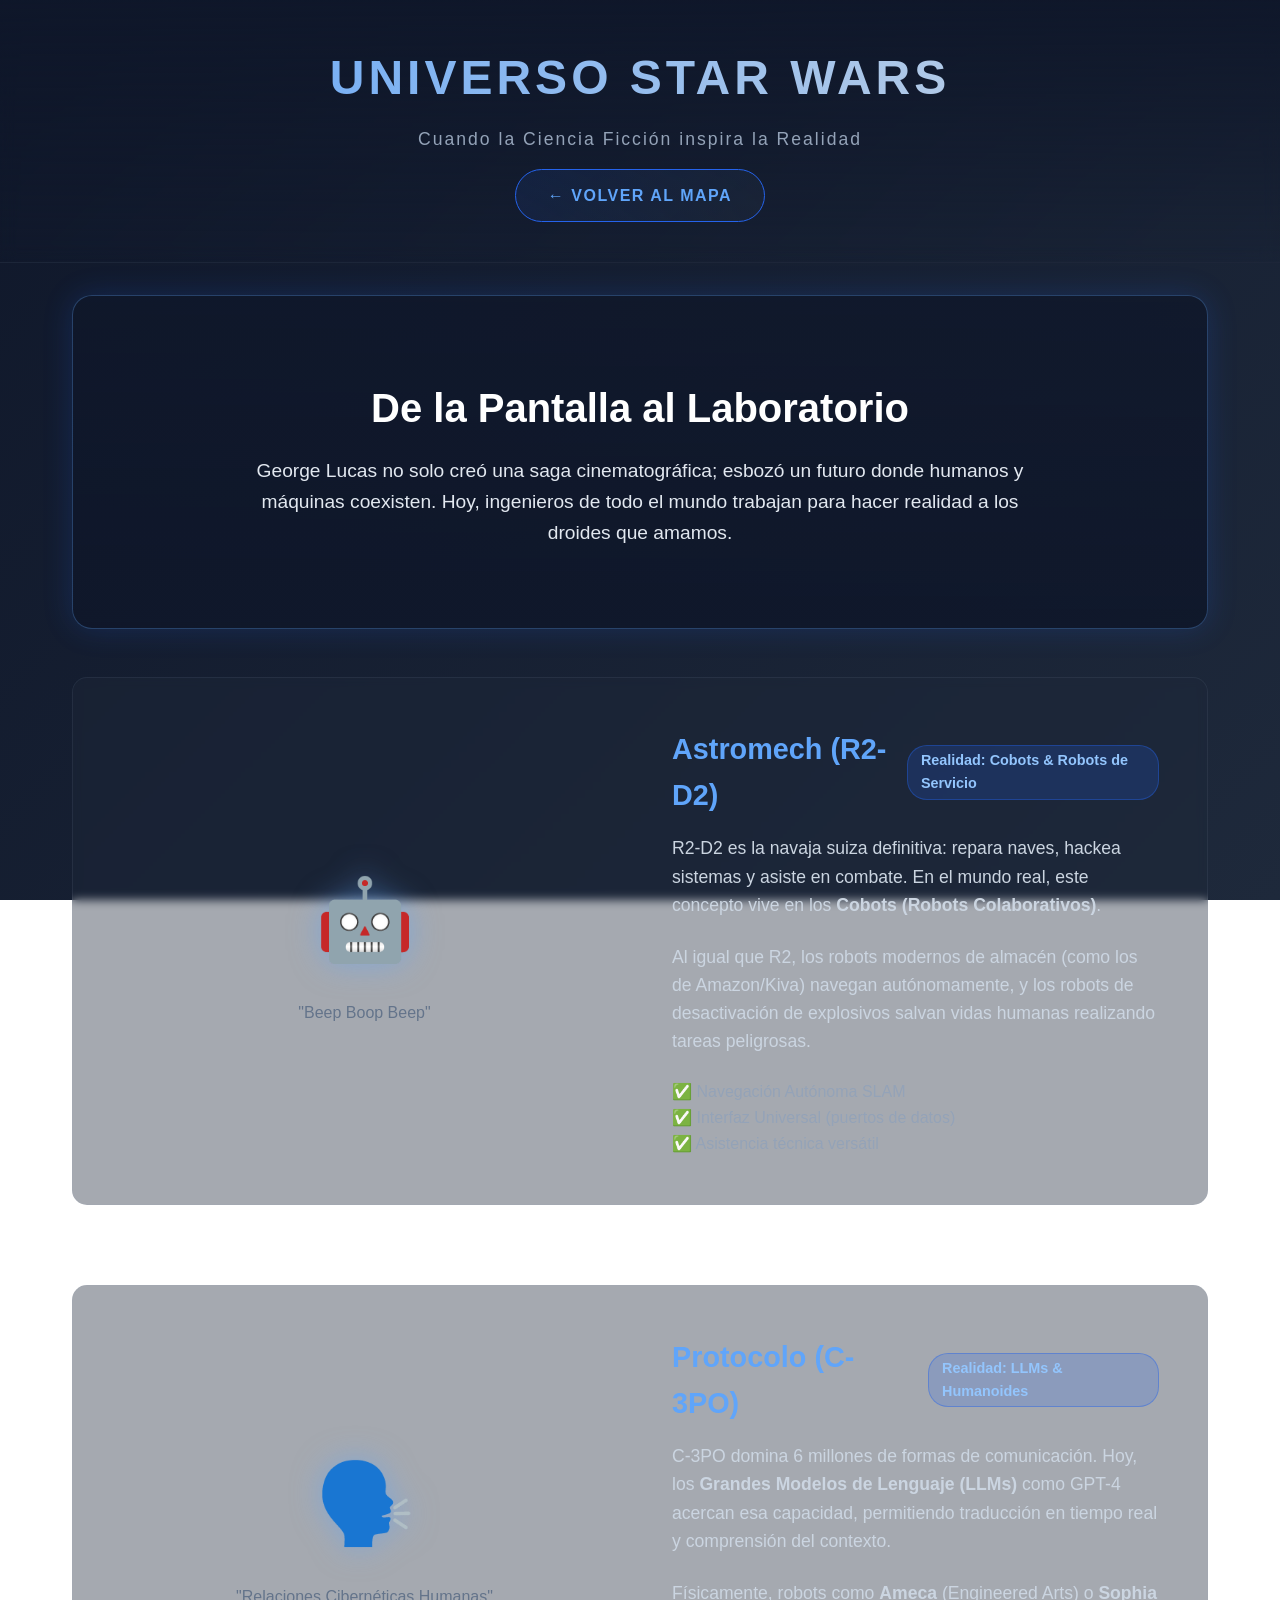
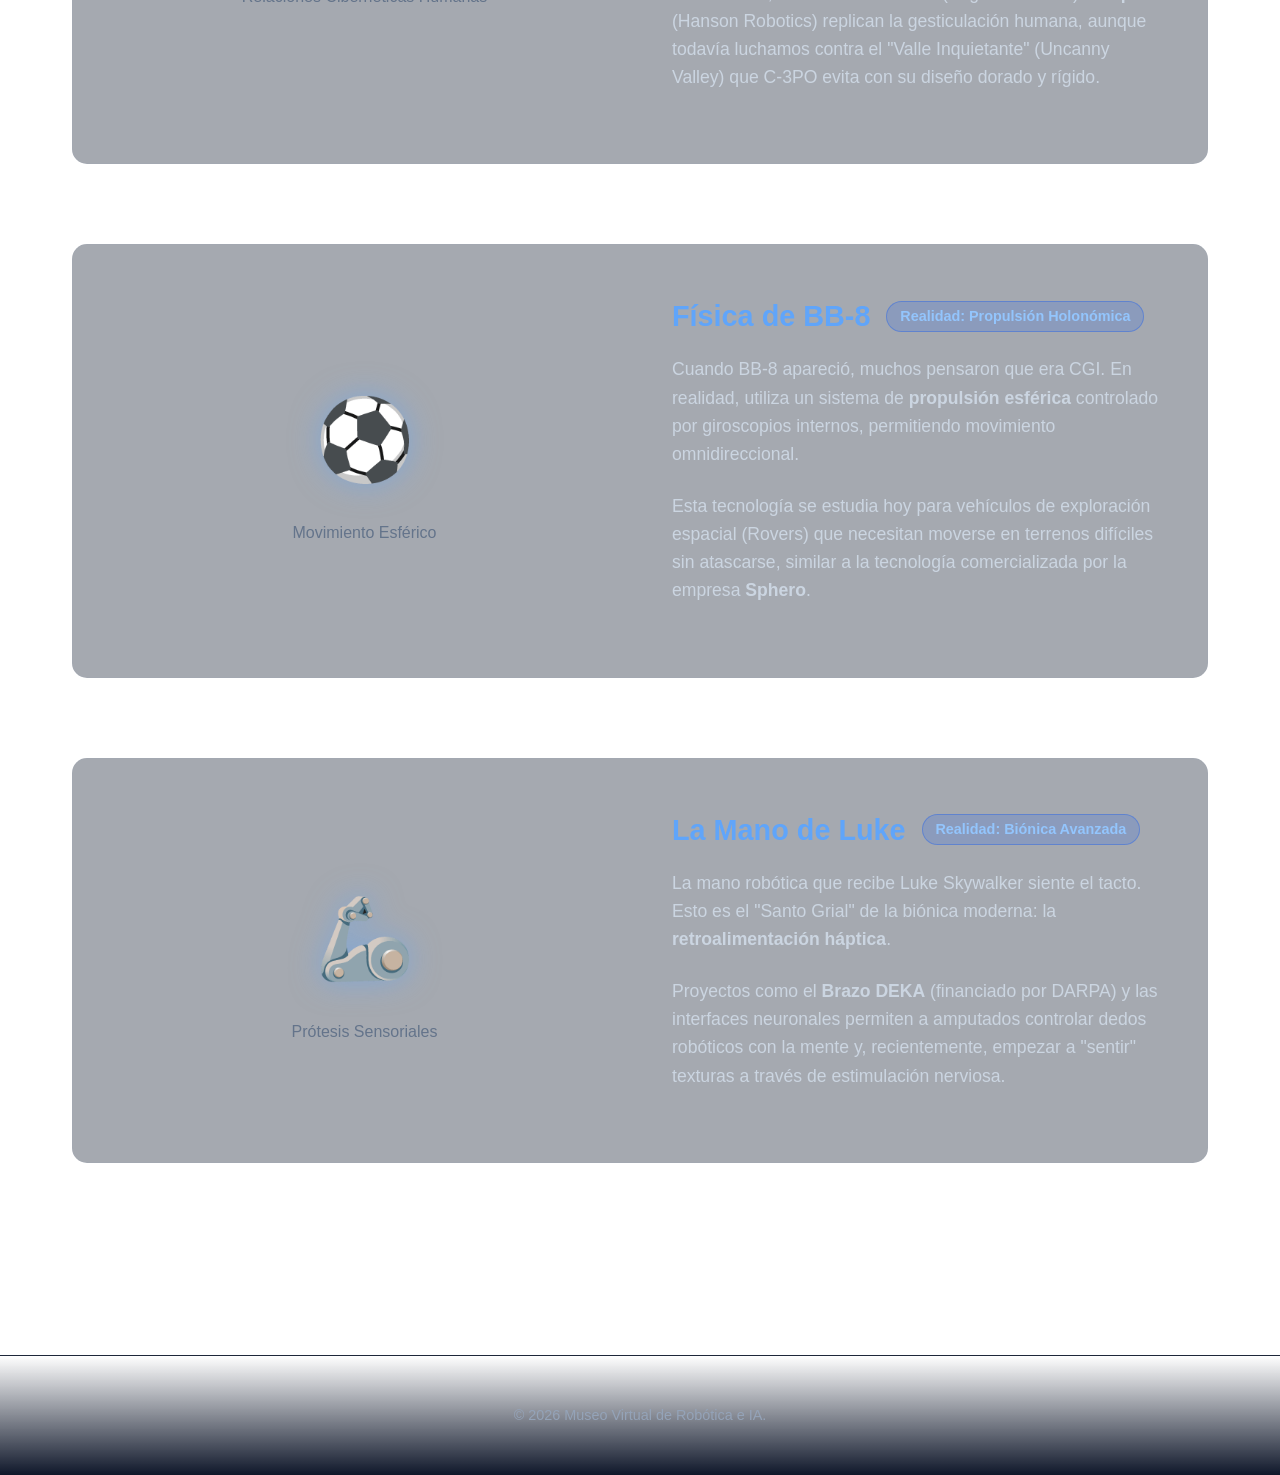
<file: 13-Museo/zones/star-wars.html>
<!DOCTYPE html>
<html lang="es">

<head>
    <meta charset="UTF-8">
    <meta name="viewport" content="width=device-width, initial-scale=1.0">
    <title>Universo Star Wars - Museo Virtual</title>
    <link rel="stylesheet" href="../css/style.css">
    <style>
        .starwars-hero {
            background: linear-gradient(rgba(15, 23, 42, 0.8), rgba(15, 23, 42, 0.9)), url('https://images.unsplash.com/photo-1472457897821-70d3819a0e24?ixlib=rb-4.0.3&auto=format&fit=crop&w=1920&q=80');
            /* Placeholder star background */
            background-size: cover;
            background-position: center;
            padding: 5rem 2rem;
            border-radius: 20px;
            margin-bottom: 3rem;
            text-align: center;
            border: 1px solid rgba(96, 165, 250, 0.3);
            box-shadow: 0 0 30px rgba(37, 99, 235, 0.2);
        }

        .comparison-section {
            display: grid;
            grid-template-columns: 1fr 1fr;
            gap: 4rem;
            align-items: center;
            margin-bottom: 5rem;
            background: rgba(30, 41, 59, 0.4);
            padding: 3rem;
            border-radius: 15px;
            backdrop-filter: blur(5px);
            border: 1px solid rgba(148, 163, 184, 0.1);
        }

        .comparison-section:nth-child(even) {
            direction: rtl;
            /* Switch order for visual variety */
        }

        .comparison-section:nth-child(even)>* {
            direction: ltr;
            /* Reset text direction */
        }

        .tech-highlight {
            color: var(--primary-color);
            font-size: 1.8rem;
            font-family: 'Orbitron', sans-serif;
            margin-bottom: 1rem;
            display: flex;
            align-items: center;
            gap: 1rem;
        }

        .real-world-tag {
            background: rgba(37, 99, 235, 0.2);
            color: #93c5fd;
            padding: 0.2rem 0.8rem;
            border-radius: 20px;
            font-size: 0.9rem;
            font-family: 'Inter', sans-serif;
            border: 1px solid rgba(37, 99, 235, 0.4);
        }

        .detail-text {
            color: #cbd5e1;
            font-size: 1.1rem;
            margin-bottom: 1.5rem;
        }

        .icon-large {
            font-size: 5rem;
            display: block;
            text-align: center;
            filter: drop-shadow(0 0 15px rgba(96, 165, 250, 0.5));
        }

        @media (max-width: 768px) {
            .comparison-section {
                grid-template-columns: 1fr;
                gap: 2rem;
                direction: ltr !important;
            }
        }
    </style>
</head>

<body>
    <header>
        <h1>Universo Star Wars</h1>
        <p class="subtitle">Cuando la Ciencia Ficción inspira la Realidad</p>
        <a href="../index.html" class="btn-explore" style="margin-top: 1rem;">← Volver al Mapa</a>
    </header>

    <main>
        <section class="starwars-hero">
            <h2 style="font-size: 2.5rem; margin-bottom: 1rem; color: #fff;">De la Pantalla al Laboratorio</h2>
            <p style="max-width: 800px; margin: 0 auto; font-size: 1.2rem; color: #e2e8f0;">
                George Lucas no solo creó una saga cinematográfica; esbozó un futuro donde humanos y máquinas coexisten.
                Hoy, ingenieros de todo el mundo trabajan para hacer realidad a los droides que amamos.
            </p>
        </section>

        <!-- R2-D2 Section -->
        <article class="comparison-section">
            <div>
                <h3 class="tech-highlight">
                    Astromech (R2-D2)
                    <span class="real-world-tag">Realidad: Cobots & Robots de Servicio</span>
                </h3>
                <p class="detail-text">
                    R2-D2 es la navaja suiza definitiva: repara naves, hackea sistemas y asiste en combate. En el mundo
                    real, este concepto vive en los <strong>Cobots (Robots Colaborativos)</strong>.
                </p>
                <p class="detail-text">
                    Al igual que R2, los robots modernos de almacén (como los de Amazon/Kiva) navegan autónomamente, y
                    los robots de desactivación de explosivos salvan vidas humanas realizando tareas peligrosas.
                </p>
                <ul style="list-style: none; color: var(--secondary-color);">
                    <li>✅ Navegación Autónoma SLAM</li>
                    <li>✅ Interfaz Universal (puertos de datos)</li>
                    <li>✅ Asistencia técnica versátil</li>
                </ul>
            </div>
            <div style="text-align: center;">
                <span class="icon-large">🤖</span>
                <p style="margin-top: 1rem; color: #64748b;">"Beep Boop Beep"</p>
            </div>
        </article>

        <!-- C-3PO Section -->
        <article class="comparison-section">
            <div style="text-align: center;">
                <span class="icon-large">🗣️</span>
                <p style="margin-top: 1rem; color: #64748b;">"Relaciones Cibernéticas Humanas"</p>
            </div>
            <div>
                <h3 class="tech-highlight">
                    Protocolo (C-3PO)
                    <span class="real-world-tag">Realidad: LLMs & Humanoides</span>
                </h3>
                <p class="detail-text">
                    C-3PO domina 6 millones de formas de comunicación. Hoy, los <strong>Grandes Modelos de Lenguaje
                        (LLMs)</strong> como GPT-4 acercan esa capacidad, permitiendo traducción en tiempo real y
                    comprensión del contexto.
                </p>
                <p class="detail-text">
                    Físicamente, robots como <strong>Ameca</strong> (Engineered Arts) o <strong>Sophia</strong> (Hanson
                    Robotics) replican la gesticulación humana, aunque todavía luchamos contra el "Valle Inquietante"
                    (Uncanny Valley) que C-3PO evita con su diseño dorado y rígido.
                </p>
            </div>
        </article>

        <!-- BB-8 Section -->
        <article class="comparison-section">
            <div>
                <h3 class="tech-highlight">
                    Física de BB-8
                    <span class="real-world-tag">Realidad: Propulsión Holonómica</span>
                </h3>
                <p class="detail-text">
                    Cuando BB-8 apareció, muchos pensaron que era CGI. En realidad, utiliza un sistema de
                    <strong>propulsión esférica</strong> controlado por giroscopios internos, permitiendo movimiento
                    omnidireccional.
                </p>
                <p class="detail-text">
                    Esta tecnología se estudia hoy para vehículos de exploración espacial (Rovers) que necesitan moverse
                    en terrenos difíciles sin atascarse, similar a la tecnología comercializada por la empresa
                    <strong>Sphero</strong>.
                </p>
            </div>
            <div style="text-align: center;">
                <span class="icon-large">⚽</span>
                <p style="margin-top: 1rem; color: #64748b;">Movimiento Esférico</p>
            </div>
        </article>

        <!-- Bionics Section -->
        <article class="comparison-section">
            <div style="text-align: center;">
                <span class="icon-large">🦾</span>
                <p style="margin-top: 1rem; color: #64748b;">Prótesis Sensoriales</p>
            </div>
            <div>
                <h3 class="tech-highlight">
                    La Mano de Luke
                    <span class="real-world-tag">Realidad: Biónica Avanzada</span>
                </h3>
                <p class="detail-text">
                    La mano robótica que recibe Luke Skywalker siente el tacto. Esto es el "Santo Grial" de la biónica
                    moderna: la <strong>retroalimentación háptica</strong>.
                </p>
                <p class="detail-text">
                    Proyectos como el <strong>Brazo DEKA</strong> (financiado por DARPA) y las interfaces neuronales
                    permiten a amputados controlar dedos robóticos con la mente y, recientemente, empezar a "sentir"
                    texturas a través de estimulación nerviosa.
                </p>
            </div>
        </article>

    </main>

    <footer>
        <p>&copy; 2026 Museo Virtual de Robótica e IA.</p>
    </footer>
</body>

</html>
</file>
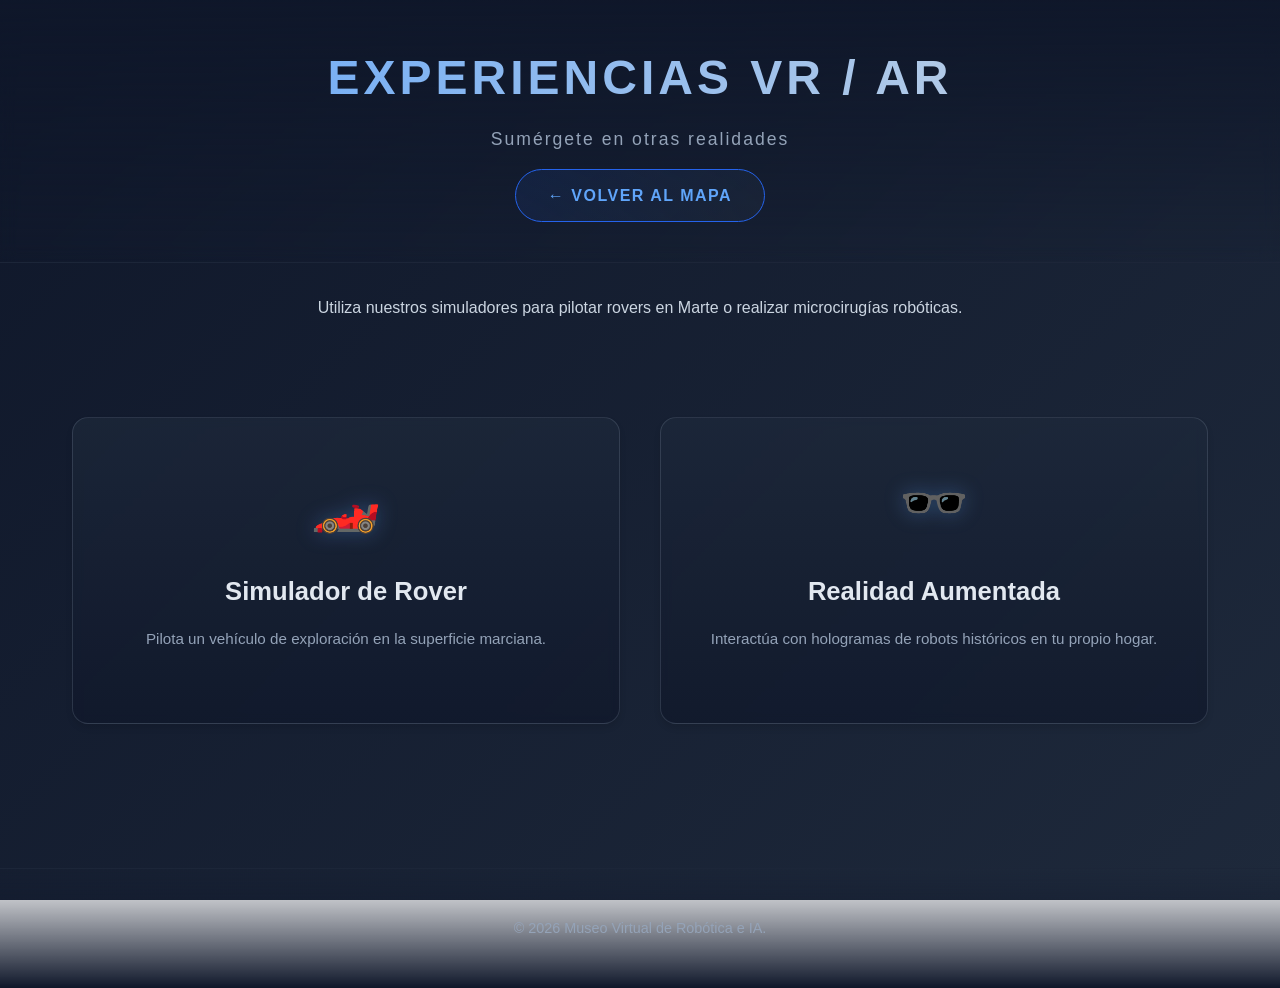
<file: 13-Museo/zones/vr-ar.html>
<!DOCTYPE html>
<html lang="es">

<head>
    <meta charset="UTF-8">
    <meta name="viewport" content="width=device-width, initial-scale=1.0">
    <title>Experiencia VR/AR - Museo Virtual</title>
    <link rel="stylesheet" href="../css/style.css">
</head>

<body>
    <header>
        <h1>Experiencias VR / AR</h1>
        <p class="subtitle">Sumérgete en otras realidades</p>
        <a href="../index.html" class="btn-explore" style="margin-top: 1rem;">← Volver al Mapa</a>
    </header>

    <main>
        <div class="intro">
            <p>Utiliza nuestros simuladores para pilotar rovers en Marte o realizar microcirugías robóticas.</p>
        </div>
        <section class="zone-grid">
            <article class="zone-card">
                <span class="zone-icon">🏎️</span>
                <h2 class="zone-title">Simulador de Rover</h2>
                <p class="zone-desc">Pilota un vehículo de exploración en la superficie marciana.</p>
            </article>
            <article class="zone-card">
                <span class="zone-icon">🕶️</span>
                <h2 class="zone-title">Realidad Aumentada</h2>
                <p class="zone-desc">Interactúa con hologramas de robots históricos en tu propio hogar.</p>
            </article>
        </section>
    </main>
    <footer>
        <p>&copy; 2026 Museo Virtual de Robótica e IA.</p>
    </footer>
</body>

</html>
</file>
<file: 13-Museo/css/style.css>
:root {
    --primary-color: #60a5fa;
    /* Blue 400 */
    --primary-dark: #2563eb;
    /* Blue 600 */
    --secondary-color: #94a3b8;
    /* Slate 400 */
    --bg-gradient: linear-gradient(135deg, #0f172a 0%, #1e293b 100%);
    /* Slate 900 to 800 */
    --surface-gradient: linear-gradient(180deg, rgba(30, 41, 59, 0.7) 0%, rgba(15, 23, 42, 0.7) 100%);
    --text-color: #f1f5f9;
    /* Slate 100 */
    --text-muted: #cbd5e1;
    /* Slate 300 */
    --font-main: 'Orbitron', 'Inter', sans-serif;
    --glow-shadow: 0 0 15px rgba(37, 99, 235, 0.3);
}

* {
    margin: 0;
    padding: 0;
    box-sizing: border-box;
}

body {
    background: var(--bg-gradient);
    background-attachment: fixed;
    /* Ensures gradient covers full scroll */
    color: var(--text-color);
    font-family: var(--font-main);
    overflow-x: hidden;
    line-height: 1.6;
    min-height: 100vh;
}

/* Animations */
@keyframes softPulse {

    0%,
    100% {
        text-shadow: 0 0 10px rgba(96, 165, 250, 0.5);
    }

    50% {
        text-shadow: 0 0 20px rgba(96, 165, 250, 0.8);
    }
}

@keyframes float {

    0%,
    100% {
        transform: translateY(0);
    }

    50% {
        transform: translateY(-8px);
    }
}

/* Header */
header {
    padding: 2.5rem 2rem;
    text-align: center;
    background: linear-gradient(to bottom, rgba(15, 23, 42, 0.95), rgba(15, 23, 42, 0.0));
    position: sticky;
    top: 0;
    z-index: 100;
    backdrop-filter: blur(8px);
    border-bottom: 1px solid rgba(148, 163, 184, 0.1);
}

h1 {
    font-family: 'Orbitron', sans-serif;
    font-size: 3rem;
    text-transform: uppercase;
    letter-spacing: 4px;
    background: linear-gradient(to right, #60a5fa, #cbd5e1);
    -webkit-background-clip: text;
    background-clip: text;
    -webkit-text-fill-color: transparent;
    margin-bottom: 0.5rem;
    animation: softPulse 4s infinite alternate;
}

.subtitle {
    color: var(--secondary-color);
    font-size: 1.1rem;
    letter-spacing: 2px;
    font-weight: 300;
}

/* Main Layout */
main {
    padding: 2rem;
    max-width: 1200px;
    margin: 0 auto;
}

.intro {
    text-align: center;
    margin-bottom: 4rem;
    max-width: 800px;
    margin-left: auto;
    margin-right: auto;
    color: var(--text-muted);
}

/* Zone Grid */
.zone-grid {
    display: grid;
    grid-template-columns: repeat(auto-fit, minmax(300px, 1fr));
    gap: 2.5rem;
    padding: 2rem 0;
}

.zone-card {
    background: var(--surface-gradient);
    border: 1px solid rgba(148, 163, 184, 0.2);
    border-radius: 16px;
    padding: 2.5rem 2rem;
    text-align: center;
    transition: all 0.4s cubic-bezier(0.175, 0.885, 0.32, 1.275);
    position: relative;
    overflow: hidden;
    backdrop-filter: blur(5px);
    box-shadow: 0 4px 6px rgba(0, 0, 0, 0.1);
}

.zone-card::before {
    content: '';
    position: absolute;
    top: 0;
    left: 0;
    width: 100%;
    height: 100%;
    background: linear-gradient(135deg, rgba(37, 99, 235, 0.1) 0%, transparent 100%);
    opacity: 0;
    transition: opacity 0.4s ease;
    z-index: 0;
}

.zone-card:hover {
    transform: translateY(-8px);
    box-shadow: 0 20px 40px rgba(0, 0, 0, 0.3);
    border-color: var(--primary-color);
}

.zone-card:hover::before {
    opacity: 1;
}

.zone-card>* {
    position: relative;
    /* Bring content above the ::before pseudo-element */
    z-index: 1;
}

.zone-icon {
    font-size: 3.5rem;
    margin-bottom: 1.5rem;
    display: block;
    animation: float 6s ease-in-out infinite;
    filter: drop-shadow(0 0 10px rgba(96, 165, 250, 0.3));
}

.zone-title {
    font-family: 'Orbitron', sans-serif;
    color: #e2e8f0;
    margin-bottom: 1rem;
    font-size: 1.6rem;
}

.zone-desc {
    color: var(--secondary-color);
    margin-bottom: 2rem;
    font-size: 0.95rem;
    line-height: 1.5;
}

.btn-explore {
    display: inline-block;
    padding: 0.8rem 2rem;
    background: linear-gradient(135deg, rgba(37, 99, 235, 0.1), rgba(30, 41, 59, 0.5));
    border: 1px solid var(--primary-dark);
    color: var(--primary-color);
    text-decoration: none;
    text-transform: uppercase;
    letter-spacing: 1.5px;
    font-weight: 600;
    border-radius: 50px;
    transition: all 0.3s ease;
}

.btn-explore:hover {
    background: linear-gradient(135deg, var(--primary-dark), var(--primary-color));
    color: #ffffff;
    border-color: transparent;
    box-shadow: 0 0 20px rgba(37, 99, 235, 0.5);
    transform: scale(1.05);
}

/* Footer */
footer {
    text-align: center;
    padding: 3rem;
    margin-top: 5rem;
    border-top: 1px solid rgba(148, 163, 184, 0.1);
    background: linear-gradient(to top, rgba(15, 23, 42, 1), transparent);
    color: var(--secondary-color);
    font-size: 0.9rem;
}
</file>
